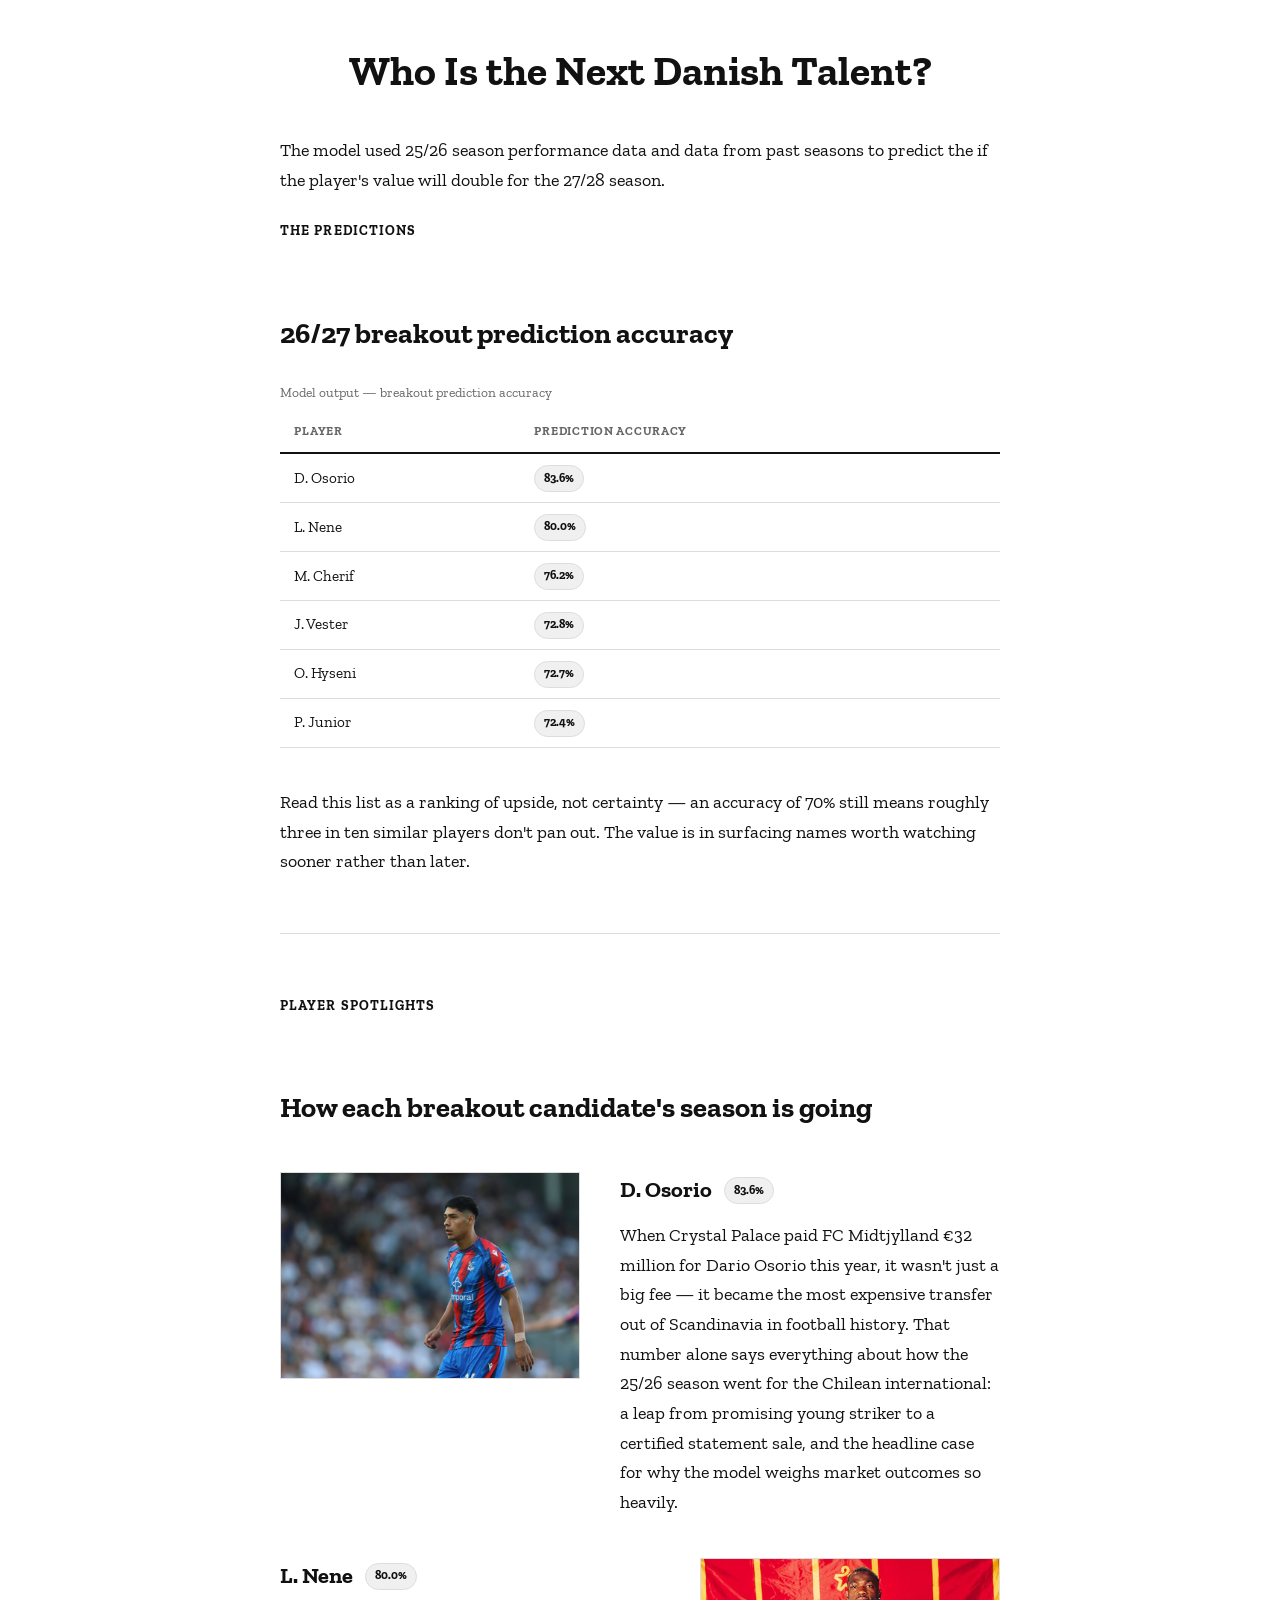
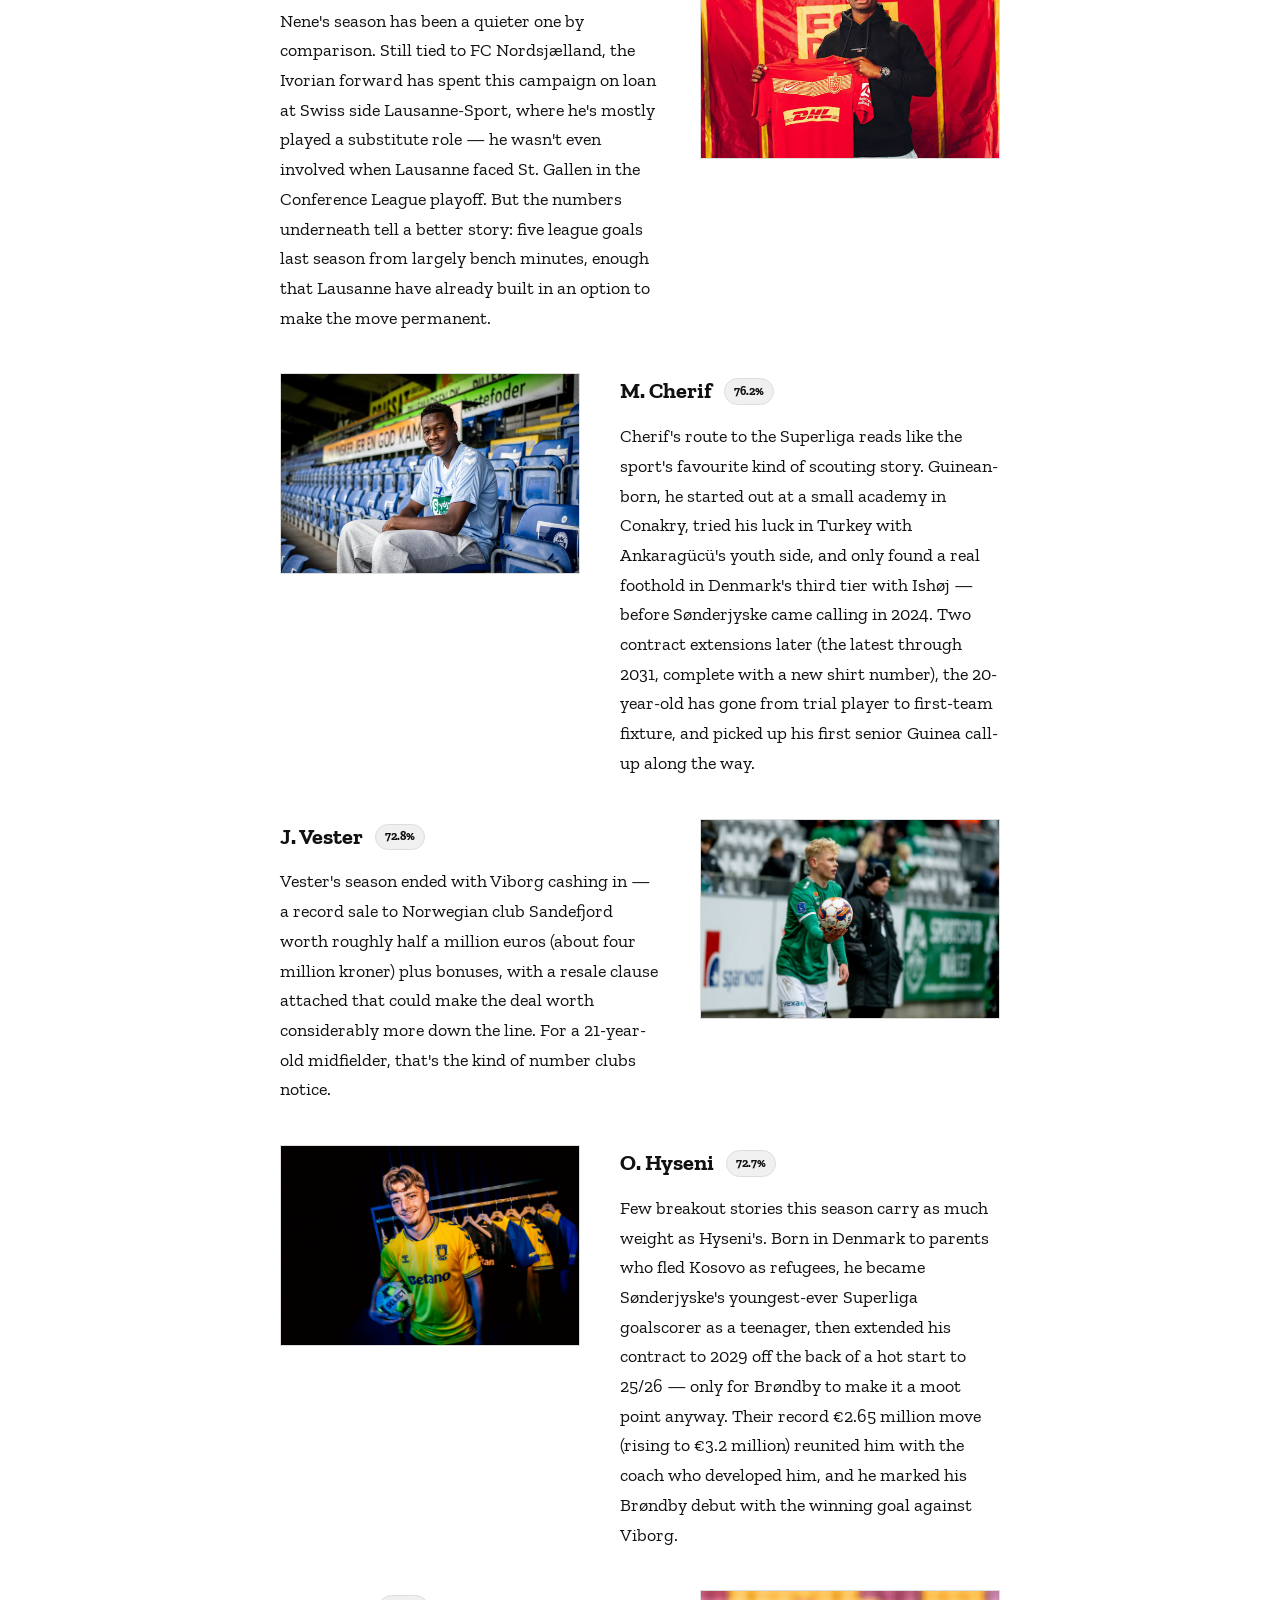
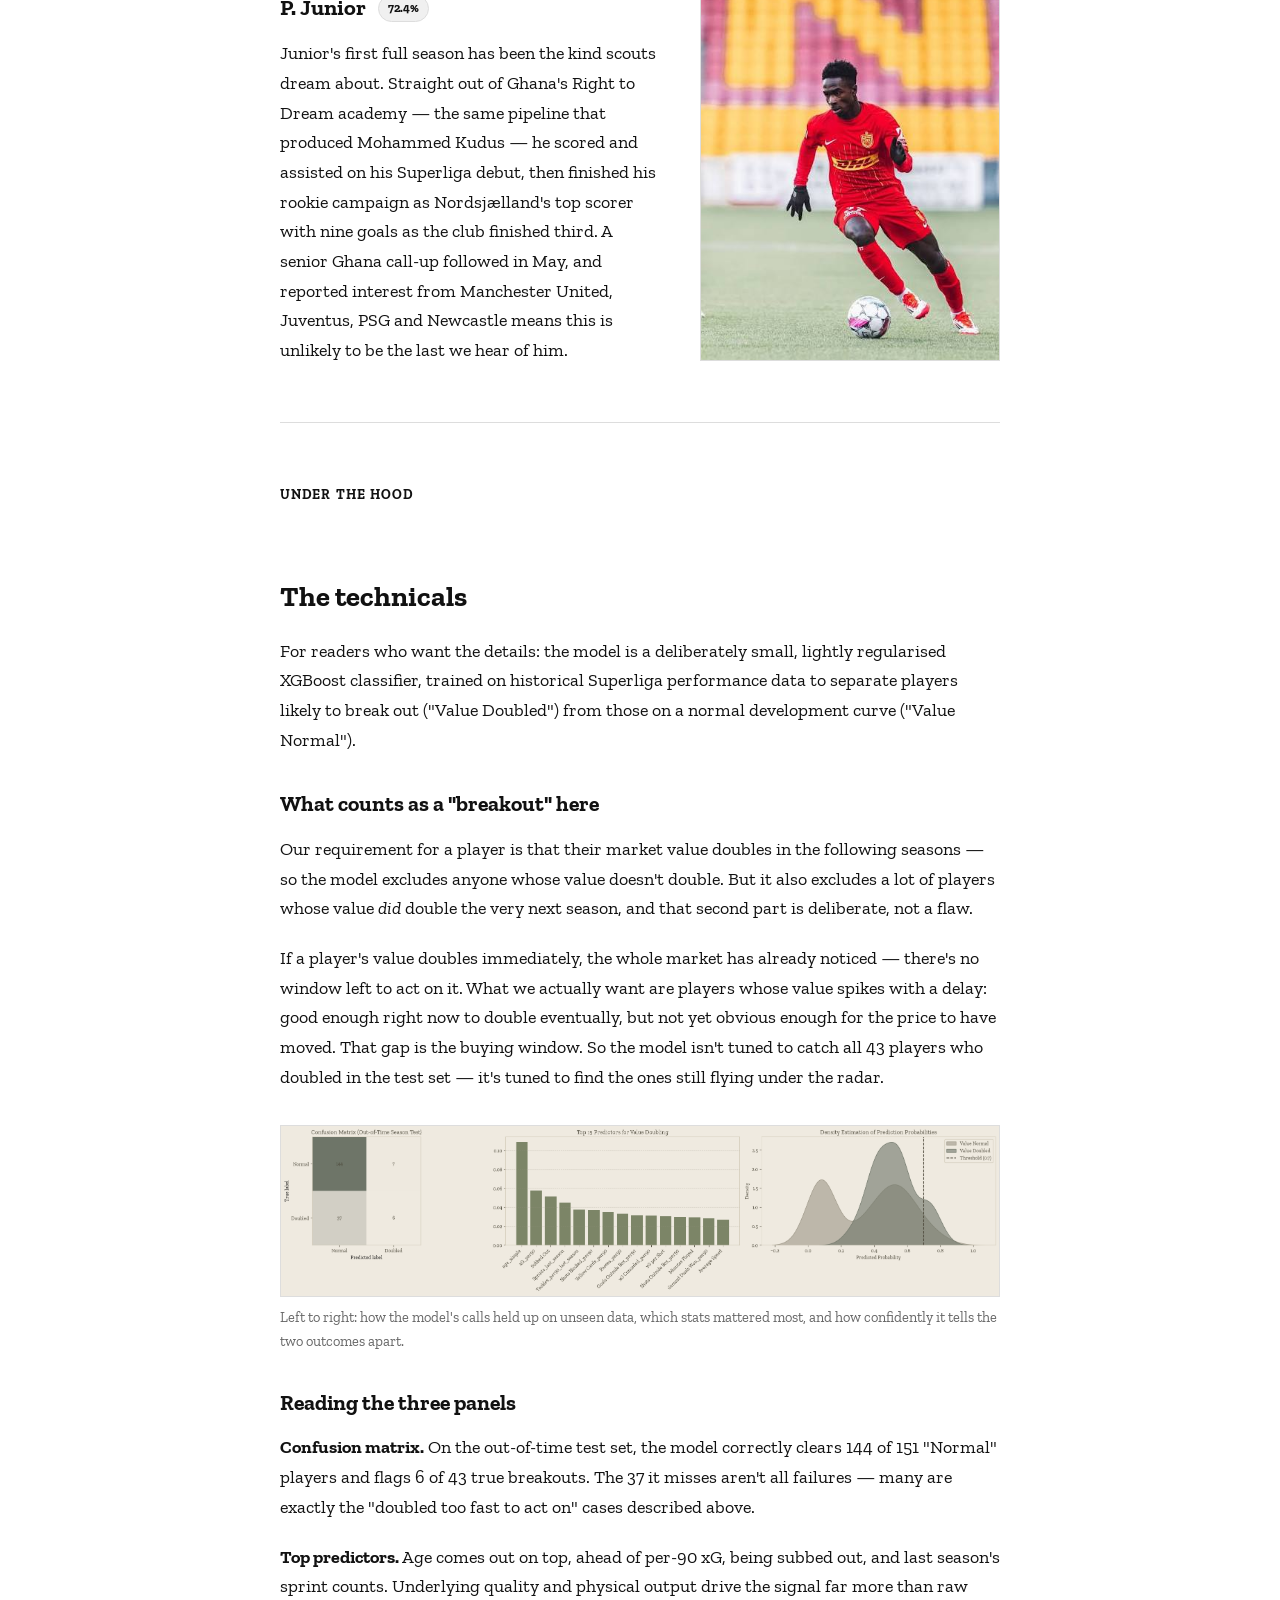
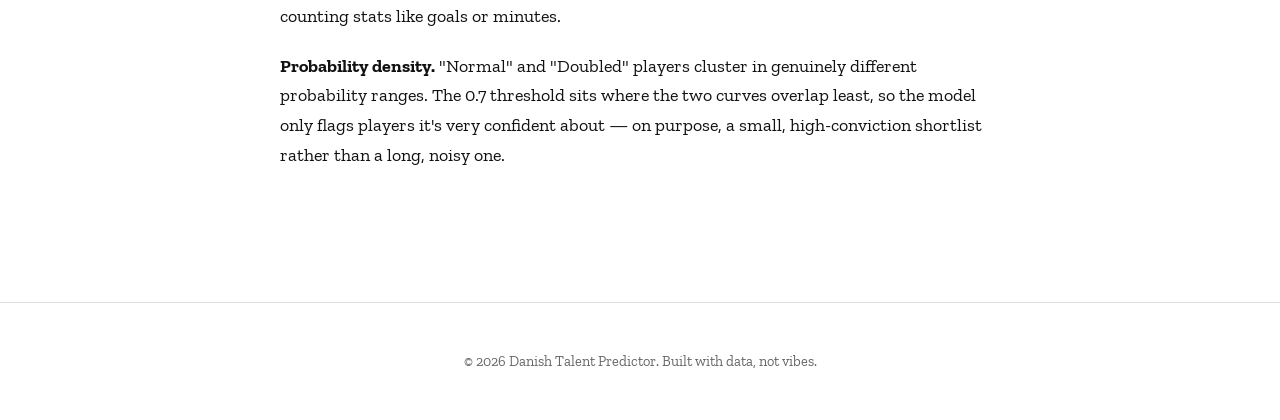
<file: index.html>
<!doctype html>
<html lang="en">
<head>
  <meta charset="utf-8">
  <meta name="viewport" content="width=device-width, initial-scale=1">
  <title>Who Is the Next Danish Talent? — Danish Talent Predictor</title>
  <meta name="description" content="Model predictions for Danish football's 26-27 season breakout stars, player by player, plus the technicals behind the model.">
  <link rel="stylesheet" href="css/style.css">
</head>
<body>
  <main class="article">
    <header class="article__header">
      <h1 class="article__title">Who Is the Next Danish Talent?</h1>
    </header>

    <div class="article__body">

      <p>
        The model used 25/26 season performance data and data from past seasons to predict the
        if the player's value will double for the 27/28 season.
      </p>

      <!-- ================= PREDICTIONS TABLE ================= -->
      <p class="section-tag">The Predictions</p>
      <h2>26/27 breakout prediction accuracy</h2>

      <div class="predictions-wrapper">
        <table class="predictions">
          <caption>Model output — breakout prediction accuracy</caption>
          <thead>
            <tr>
              <th>Player</th>
              <th>Prediction Accuracy</th>
            </tr>
          </thead>
          <tbody>
            <tr><td>D. Osorio</td><td><span class="badge">83.6%</span></td></tr>
            <tr><td>L. Nene</td><td><span class="badge">80.0%</span></td></tr>
            <tr><td>M. Cherif</td><td><span class="badge">76.2%</span></td></tr>
            <tr><td>J. Vester</td><td><span class="badge">72.8%</span></td></tr>
            <tr><td>O. Hyseni</td><td><span class="badge">72.7%</span></td></tr>
            <tr><td>P. Junior</td><td><span class="badge">72.4%</span></td></tr>
          </tbody>
        </table>
      </div>

      <p>
        Read this list as a ranking of upside, not certainty — an accuracy of 70% still means
        roughly three in ten similar players don't pan out. The value is in surfacing names worth
        watching sooner rather than later.
      </p>

      <hr class="section-divider">

      <!-- ================= PLAYER PROFILES ================= -->
      <p class="section-tag">Player Spotlights</p>
      <h2>How each breakout candidate's season is going</h2>

      <section class="player-section">
        <figure class="player-section__media">
          <img src="assets/images/Osorio.jpg" alt="D. Osorio">
        </figure>
        <div class="player-section__content">
          <h3>D. Osorio <span class="badge">83.6%</span></h3>
          <p>
            When Crystal Palace paid FC Midtjylland &euro;32 million for Dario Osorio this year,
            it wasn't just a big fee &mdash; it became the most expensive transfer out of
            Scandinavia in football history. That number alone says everything about how the
            25/26 season went for the Chilean international: a leap from promising young striker
            to a certified statement sale, and the headline case for why the model weighs
            market outcomes so heavily.
          </p>
        </div>
      </section>

      <section class="player-section player-section--reverse">
        <figure class="player-section__media">
          <img src="assets/images/el_nene.jpeg" alt="L. Nene">
        </figure>
        <div class="player-section__content">
          <h3>L. Nene <span class="badge">80.0%</span></h3>
          <p>
            Nene's season has been a quieter one by comparison. Still tied to FC Nordsj&aelig;lland,
            the Ivorian forward has spent this campaign on loan at Swiss side Lausanne-Sport,
            where he's mostly played a substitute role &mdash; he wasn't even involved when
            Lausanne faced St. Gallen in the Conference League playoff. But the numbers underneath
            tell a better story: five league goals last season from largely bench minutes, enough
            that Lausanne have already built in an option to make the move permanent.
          </p>
        </div>
      </section>

      <section class="player-section">
        <figure class="player-section__media">
          <img src="assets/images/Cherif.webp" alt="M. Cherif">
        </figure>
        <div class="player-section__content">
          <h3>M. Cherif <span class="badge">76.2%</span></h3>
          <p>
            Cherif's route to the Superliga reads like the sport's favourite kind of scouting
            story. Guinean-born, he started out at a small academy in Conakry, tried his luck in
            Turkey with Ankaragücü's youth side, and only found a real foothold in Denmark's third
            tier with Ish&oslash;j &mdash; before S&oslash;nderjyske came calling in 2024. Two
            contract extensions later (the latest through 2031, complete with a new shirt number),
            the 20-year-old has gone from trial player to first-team fixture, and picked up his
            first senior Guinea call-up along the way.
          </p>
        </div>
      </section>

      <section class="player-section player-section--reverse">
        <figure class="player-section__media">
          <img src="assets/images/jakob_vester.jpg" alt="J. Vester">
        </figure>
        <div class="player-section__content">
          <h3>J. Vester <span class="badge">72.8%</span></h3>
          <p>
            Vester's season ended with Viborg cashing in &mdash; a record sale to Norwegian club
            Sandefjord worth roughly half a million euros (about four million kroner) plus
            bonuses, with a resale clause attached that could make the deal worth considerably
            more down the line. For a 21-year-old midfielder, that's the kind of number clubs
            notice.
          </p>
        </div>
      </section>

      <section class="player-section">
        <figure class="player-section__media">
          <img src="assets/images/olti_hyseni.webp" alt="O. Hyseni">
        </figure>
        <div class="player-section__content">
          <h3>O. Hyseni <span class="badge">72.7%</span></h3>
          <p>
            Few breakout stories this season carry as much weight as Hyseni's. Born in Denmark to
            parents who fled Kosovo as refugees, he became S&oslash;nderjyske's youngest-ever
            Superliga goalscorer as a teenager, then extended his contract to 2029 off the back of
            a hot start to 25/26 &mdash; only for Br&oslash;ndby to make it a moot point anyway.
            Their record &euro;2.65 million move (rising to &euro;3.2 million) reunited him with
            the coach who developed him, and he marked his Br&oslash;ndby debut with the winning
            goal against Viborg.
          </p>
        </div>
      </section>

      <section class="player-section player-section--reverse">
        <figure class="player-section__media">
          <img src="assets/images/Prince_Aumako.jpeg" alt="P. Junior">
        </figure>
        <div class="player-section__content">
          <h3>P. Junior <span class="badge">72.4%</span></h3>
          <p>
            Junior's first full season has been the kind scouts dream about. Straight out of
            Ghana's Right to Dream academy &mdash; the same pipeline that produced Mohammed Kudus
            &mdash; he scored and assisted on his Superliga debut, then finished his rookie
            campaign as Nordsj&aelig;lland's top scorer with nine goals as the club finished
            third. A senior Ghana call-up followed in May, and reported interest from Manchester
            United, Juventus, PSG and Newcastle means this is unlikely to be the last we hear of
            him.
          </p>
        </div>
      </section>

      <hr class="section-divider">

      <!-- ================= TECHNICALS ================= -->
      <p class="section-tag">Under the Hood</p>
      <h2>The technicals</h2>
      <p>
        For readers who want the details: the model is a deliberately small, lightly
        regularised XGBoost classifier, trained on historical Superliga performance data to
        separate players likely to break out ("Value Doubled") from those on a normal
        development curve ("Value Normal").
      </p>

      <h3>What counts as a "breakout" here</h3>
      <p>
        Our requirement for a player is that their market value doubles in the following
        seasons &mdash; so the model excludes anyone whose value doesn't double. But it also
        excludes a lot of players whose value <em>did</em> double the very next season, and
        that second part is deliberate, not a flaw.
      </p>
      <p>
        If a player's value doubles immediately, the whole market has already noticed &mdash;
        there's no window left to act on it. What we actually want are players whose value
        spikes with a delay: good enough right now to double eventually, but not yet obvious
        enough for the price to have moved. That gap is the buying window. So the model isn't
        tuned to catch all 43 players who doubled in the test set &mdash; it's tuned to find the
        ones still flying under the radar.
      </p>

      <figure class="figure figure--full">
        <img src="assets/images/technicals_3plot.png" alt="Three panels: confusion matrix on the out-of-time test set, top 15 predictors for value doubling, and a density plot of predicted probabilities by class with the 0.7 decision threshold marked">
        <figcaption>
          Left to right: how the model's calls held up on unseen data, which stats mattered most,
          and how confidently it tells the two outcomes apart.
        </figcaption>
      </figure>

      <h3>Reading the three panels</h3>
      <p>
        <strong>Confusion matrix.</strong> On the out-of-time test set, the model correctly
        clears 144 of 151 "Normal" players and flags 6 of 43 true breakouts. The 37 it misses
        aren't all failures &mdash; many are exactly the "doubled too fast to act on" cases
        described above.
      </p>
      <p>
        <strong>Top predictors.</strong> Age comes out on top, ahead of per-90 xG, being subbed
        out, and last season's sprint counts. Underlying quality and physical output drive the
        signal far more than raw counting stats like goals or minutes.
      </p>
      <p>
        <strong>Probability density.</strong> "Normal" and "Doubled" players cluster in genuinely
        different probability ranges. The 0.7 threshold sits where the two curves overlap least,
        so the model only flags players it's very confident about &mdash; on purpose, a small,
        high-conviction shortlist rather than a long, noisy one.
      </p>

    </div>
  </main>

  <footer class="site-footer">
    <p>&copy; 2026 Danish Talent Predictor. Built with data, not vibes.</p>
  </footer>
</body>
</html>
</file>
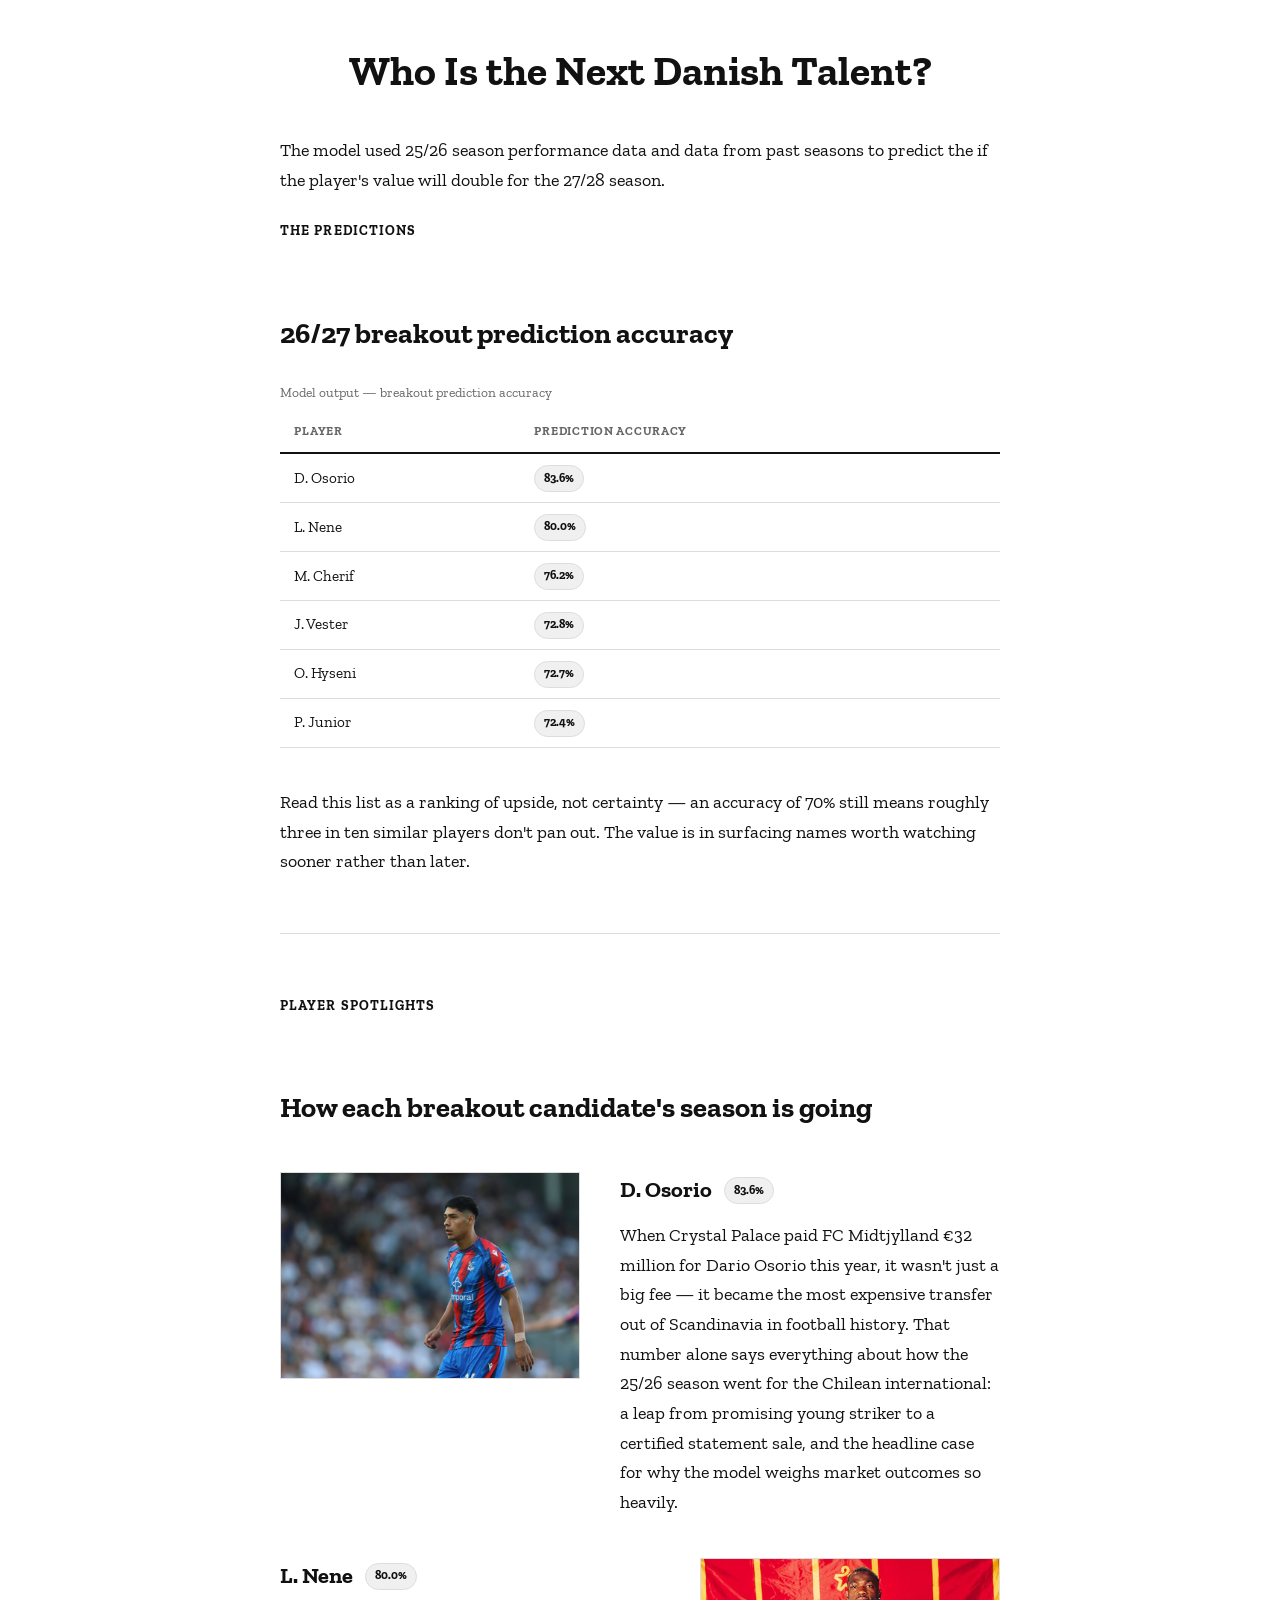
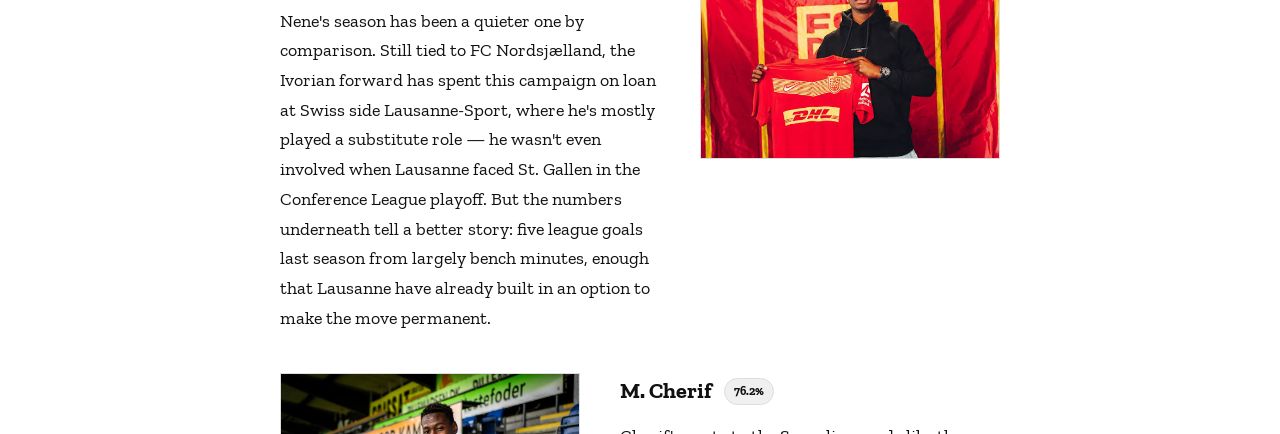
<file: posts/who-is-the-next-danish-talent.html>
<!doctype html>
<html lang="en">
<head>
  <meta charset="utf-8">
  <meta http-equiv="refresh" content="0; url=../index.html">
  <link rel="canonical" href="../index.html">
  <title>Who Is the Next Danish Talent? — Danish Talent Predictor</title>
</head>
<body>
  <p>This article has moved to the <a href="../index.html">front page</a>.</p>
</body>
</html>
</file>
<file: css/style.css>
/* ==========================================================================
   Danish Talent Predictor — base styles
   Font: Zilla Slab (SIL Open Font License — see /assets/fonts/OFL.txt)
   ========================================================================== */

@font-face {
  font-family: "Zilla Slab";
  src: url("../assets/fonts/ZillaSlab-Regular.ttf") format("truetype");
  font-weight: 400;
  font-style: normal;
  font-display: swap;
}

@font-face {
  font-family: "Zilla Slab";
  src: url("../assets/fonts/ZillaSlab-Italic.ttf") format("truetype");
  font-weight: 400;
  font-style: italic;
  font-display: swap;
}

@font-face {
  font-family: "Zilla Slab";
  src: url("../assets/fonts/ZillaSlab-Medium.ttf") format("truetype");
  font-weight: 500;
  font-style: normal;
  font-display: swap;
}

@font-face {
  font-family: "Zilla Slab";
  src: url("../assets/fonts/ZillaSlab-SemiBold.ttf") format("truetype");
  font-weight: 600;
  font-style: normal;
  font-display: swap;
}

@font-face {
  font-family: "Zilla Slab";
  src: url("../assets/fonts/ZillaSlab-Bold.ttf") format("truetype");
  font-weight: 700;
  font-style: normal;
  font-display: swap;
}

@font-face {
  font-family: "Zilla Slab";
  src: url("../assets/fonts/ZillaSlab-BoldItalic.ttf") format("truetype");
  font-weight: 700;
  font-style: italic;
  font-display: swap;
}

:root {
  --font-serif: "Zilla Slab", Georgia, "Iowan Old Style", "Times New Roman", serif;

  /* mostly black & white, restrained palette */
  --color-bg: #ffffff;
  --color-surface: #ffffff;
  --color-text: #111111;
  --color-muted: #666666;
  --color-border: #dddddd;
  --color-accent: #111111; /* black — no colour accent */
  --color-accent-soft: #f0f0f0;

  --content-width: 720px;
  --wide-width: 980px;
}

* {
  box-sizing: border-box;
}

html {
  scroll-behavior: smooth;
}

body {
  margin: 0;
  font-family: var(--font-serif);
  background: var(--color-bg);
  color: var(--color-text);
  line-height: 1.65;
  font-size: 1.125rem;
}

img {
  max-width: 100%;
  display: block;
}

a {
  color: var(--color-text);
  text-decoration-thickness: 1px;
  text-underline-offset: 2px;
}

a:hover {
  color: var(--color-muted);
}

/* ---------- Header / nav ---------- */

.site-header {
  border-bottom: 1px solid var(--color-border);
  background: var(--color-surface);
}

.site-header__inner {
  max-width: var(--wide-width);
  margin: 0 auto;
  padding: 1.25rem 1.5rem;
  display: flex;
  align-items: baseline;
  justify-content: space-between;
  gap: 1rem;
}

.site-title {
  font-size: 1.4rem;
  font-weight: 700;
  letter-spacing: 0.01em;
}

.site-title a {
  color: var(--color-text);
  text-decoration: none;
}

.site-nav a {
  margin-left: 1.25rem;
  font-size: 0.95rem;
  color: var(--color-muted);
  text-decoration: none;
}

.site-nav a:hover {
  color: var(--color-accent);
}

/* ---------- Article layout ---------- */

.article {
  max-width: var(--wide-width);
  margin: 0 auto;
  padding: 0 1.5rem 4rem;
}

.article__header {
  max-width: var(--content-width);
  margin: 3rem auto 2.5rem;
  text-align: center;
}

.article__kicker {
  text-transform: uppercase;
  letter-spacing: 0.12em;
  font-size: 0.8rem;
  color: var(--color-accent);
  font-weight: 700;
  margin: 0 0 0.75rem;
}

.article__title {
  font-size: 2.6rem;
  line-height: 1.15;
  margin: 0 0 1rem;
}

.article__subtitle {
  color: var(--color-muted);
  font-size: 1.15rem;
  font-style: italic;
  margin: 0 0 1rem;
}

.article__meta {
  color: var(--color-muted);
  font-size: 0.9rem;
}

/* Body text column stays narrow and readable; figures may break out */
.article__body {
  max-width: var(--content-width);
  margin: 0 auto;
}

.article__body > * {
  max-width: var(--content-width);
  margin-left: auto;
  margin-right: auto;
}

.article__body h2 {
  font-size: 1.8rem;
  margin: 3rem auto 1rem;
}

.article__body h3 {
  font-size: 1.35rem;
  margin: 2rem auto 0.75rem;
}

.article__body p,
.article__body ul,
.article__body ol {
  margin: 0 auto 1.25rem;
}

.article__body blockquote {
  border-left: 3px solid var(--color-accent);
  padding-left: 1.25rem;
  color: var(--color-muted);
  font-style: italic;
}

.section-divider {
  max-width: var(--content-width);
  margin: 3.5rem auto;
  border: none;
  border-top: 1px solid var(--color-border);
}

/* Section numbering badge */
.section-tag {
  display: inline-flex;
  align-items: center;
  gap: 0.5rem;
  font-size: 0.85rem;
  font-weight: 700;
  letter-spacing: 0.08em;
  text-transform: uppercase;
  color: var(--color-accent);
  margin: 0 auto 0.5rem;
}

.section-tag__number {
  display: inline-flex;
  align-items: center;
  justify-content: center;
  width: 1.75rem;
  height: 1.75rem;
  border-radius: 50%;
  background: var(--color-accent-soft);
  color: var(--color-accent);
  font-size: 0.85rem;
}

/* ---------- Figures: left / right / center / full ---------- */

figure.figure {
  margin: 2rem auto;
}

figure.figure img {
  border: 1px solid var(--color-border);
  background: var(--color-surface);
}

figure.figure figcaption {
  font-size: 0.9rem;
  color: var(--color-muted);
  margin-top: 0.6rem;
  text-align: left;
}

/* Center figure: same width as text column */
.figure--center {
  max-width: var(--content-width);
}

/* Full-bleed-ish figure: wider than text column, still contained */
.figure--full {
  max-width: var(--wide-width);
}

/* Side figures: pull out of the narrow column on wide screens and let text wrap */
@media (min-width: 900px) {
  .figure--left,
  .figure--right {
    max-width: 380px;
  }

  .figure--left {
    float: left;
    margin: 0.35rem 2rem 1rem -180px;
  }

  .figure--right {
    float: right;
    margin: 0.35rem -180px 1rem 2rem;
  }
}

@media (max-width: 899px) {
  .figure--left,
  .figure--right {
    max-width: var(--content-width);
    float: none;
  }
}

.clear {
  clear: both;
}

/* ---------- Predictions table ---------- */

.predictions-wrapper {
  max-width: var(--wide-width);
  margin: 1.5rem auto 2.5rem;
  overflow-x: auto;
}

table.predictions {
  width: 100%;
  border-collapse: collapse;
  font-size: 0.95rem;
  background: var(--color-surface);
}

table.predictions caption {
  text-align: left;
  color: var(--color-muted);
  font-size: 0.85rem;
  margin-bottom: 0.5rem;
}

table.predictions th,
table.predictions td {
  padding: 0.65rem 0.9rem;
  border-bottom: 1px solid var(--color-border);
  text-align: left;
}

table.predictions thead th {
  text-transform: uppercase;
  font-size: 0.75rem;
  letter-spacing: 0.06em;
  color: var(--color-muted);
  border-bottom: 2px solid var(--color-text);
}

table.predictions tbody tr:hover {
  background: var(--color-accent-soft);
}

table.predictions td.rank {
  font-weight: 700;
  color: var(--color-accent);
}

.badge {
  display: inline-block;
  padding: 0.15rem 0.55rem;
  border-radius: 999px;
  background: var(--color-accent-soft);
  color: var(--color-text);
  font-size: 0.75rem;
  font-weight: 700;
  border: 1px solid var(--color-border);
}

/* ---------- Player profile sections (alternating image side) ---------- */

.player-section {
  max-width: var(--wide-width);
  margin: 2.5rem auto;
  display: flex;
  align-items: flex-start;
  gap: 2.5rem;
}

.player-section--reverse {
  flex-direction: row-reverse;
}

.player-section__media {
  flex: 0 0 300px;
  margin: 0;
}

.player-section__media img {
  width: 100%;
  border: 1px solid var(--color-border);
}

.player-section__content {
  flex: 1;
  min-width: 0;
}

.player-section__content h3 {
  margin: 0 0 0.75rem;
  font-size: 1.4rem;
  display: flex;
  align-items: center;
  gap: 0.75rem;
}

.player-section__content p {
  margin: 0;
}

@media (max-width: 720px) {
  .player-section,
  .player-section--reverse {
    flex-direction: column;
  }

  .player-section__media {
    flex: none;
    width: 100%;
    max-width: 320px;
    margin: 0 auto;
  }
}

/* ---------- Code / technical blocks ---------- */

.article__body pre {
  max-width: var(--wide-width);
  margin-left: auto;
  margin-right: auto;
  background: #1c1c1c;
  color: #f4f1ea;
  padding: 1.25rem;
  border-radius: 6px;
  overflow-x: auto;
  font-size: 0.9rem;
  line-height: 1.5;
}

.article__body code {
  font-family: "SFMono-Regular", Consolas, Menlo, monospace;
  background: var(--color-accent-soft);
  padding: 0.1rem 0.35rem;
  border-radius: 3px;
  font-size: 0.9em;
}

.article__body pre code {
  background: none;
  padding: 0;
}

/* ---------- Footer ---------- */

.site-footer {
  border-top: 1px solid var(--color-border);
  margin-top: 3rem;
  padding: 2rem 1.5rem;
  text-align: center;
  color: var(--color-muted);
  font-size: 0.9rem;
}

/* ---------- Home / post list ---------- */

.post-list {
  max-width: var(--content-width);
  margin: 3rem auto;
  padding: 0 1.5rem;
  list-style: none;
}

.post-list li {
  padding: 1.5rem 0;
  border-bottom: 1px solid var(--color-border);
}

.post-list h2 {
  margin: 0 0 0.4rem;
  font-size: 1.5rem;
}

.post-list a {
  text-decoration: none;
  color: var(--color-text);
}

.post-list a:hover {
  color: var(--color-accent);
}

.post-list .post-list__meta {
  color: var(--color-muted);
  font-size: 0.9rem;
  margin-bottom: 0.5rem;
}
</file>
